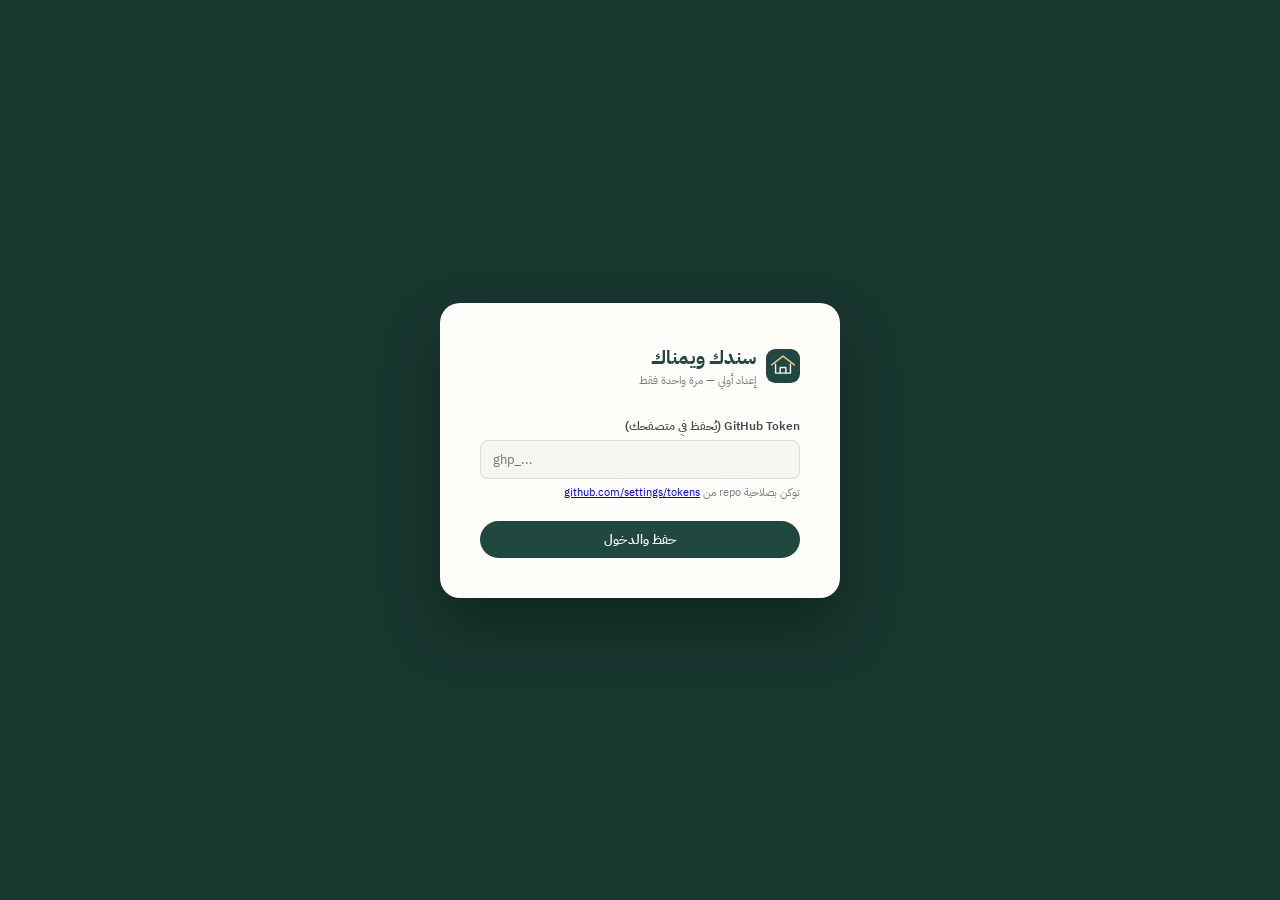
<file: admin.html>
<!DOCTYPE html>
<html lang="ar" dir="rtl">
<head>
  <meta charset="UTF-8">
  <meta name="viewport" content="width=device-width, initial-scale=1.0">
  <title>لوحة التحكم — سندك ويمناك</title>
  <link rel="preconnect" href="https://fonts.googleapis.com">
  <link href="https://fonts.googleapis.com/css2?family=IBM+Plex+Sans+Arabic:wght@400;500;600;700&family=DM+Sans:wght@400;500;600;700&display=swap" rel="stylesheet">
  <style>
    :root {
      --green:#21483e;--green-dark:#18372f;--gold:#c99c59;
      --cream:#f7f5ef;--paper:#fffefa;--ink:#1d302d;
      --muted:#71817a;--line:rgba(29,48,45,.12);--red:#c0392b;
      --sans:"IBM Plex Sans Arabic","DM Sans",sans-serif;--r:12px;
    }
    *{box-sizing:border-box;margin:0;padding:0}
    body{font-family:var(--sans);background:#efeee8;color:var(--ink);-webkit-font-smoothing:antialiased}

    /* ── Token setup ── */
    #setup-screen{display:none;align-items:center;justify-content:center;min-height:100vh;background:var(--green-dark)}
    .setup-box{width:min(400px,calc(100% - 40px));padding:40px;background:var(--paper);border-radius:20px;box-shadow:0 30px 60px rgba(0,0,0,.3)}
    .setup-logo{display:flex;align-items:center;gap:10px;margin-bottom:28px}
    .setup-logo b{font-size:19px;color:var(--green)}
    .setup-logo small{display:block;font-size:11px;color:var(--muted);font-weight:400}

    /* ── App ── */
    #app{display:none;min-height:100vh}
    .topbar{position:sticky;top:0;z-index:20;display:flex;align-items:center;justify-content:space-between;padding:0 28px;height:62px;background:rgba(255,254,250,.96);backdrop-filter:blur(14px);border-bottom:1px solid var(--line)}
    .topbar-brand{font-size:15px;font-weight:700;color:var(--green)}
    .topbar-brand small{display:block;font-size:10px;color:var(--muted);font-weight:400}
    .topbar-right{display:flex;align-items:center;gap:10px}
    #save-status{font-size:12px;color:var(--muted)}
    #save-status.saving{color:var(--gold)}
    #save-status.saved{color:#2e7d52}
    #save-status.error{color:var(--red)}

    .layout{display:grid;grid-template-columns:230px 1fr;min-height:calc(100vh - 62px)}
    .sidebar{background:var(--paper);border-left:1px solid var(--line);padding:20px 14px;position:sticky;top:62px;height:calc(100vh - 62px);overflow-y:auto}
    .nav-section{font-size:10px;font-weight:700;color:var(--muted);letter-spacing:.08em;padding:0 10px;margin:18px 0 6px}
    .nav-section:first-child{margin-top:0}
    .nav-btn{display:flex;align-items:center;gap:9px;width:100%;padding:9px 11px;border:none;border-radius:9px;font:500 13px var(--sans);color:var(--ink);background:transparent;cursor:pointer;transition:all .18s;text-align:right}
    .nav-btn:hover{background:var(--cream)}
    .nav-btn.active{background:#e4ede9;color:var(--green);font-weight:600}
    .nav-btn svg{width:16px;height:16px;flex-shrink:0;stroke:currentColor}

    .content{padding:28px 32px;overflow-y:auto}
    .page{display:none}
    .page.active{display:block}
    .ph{margin-bottom:24px}
    .ph h1{font-size:22px;font-weight:700}
    .ph p{color:var(--muted);font-size:13px;margin-top:4px}

    /* ── Cards ── */
    .card{background:var(--paper);border:1px solid var(--line);border-radius:var(--r);padding:22px;margin-bottom:18px}
    .card-hd{display:flex;align-items:center;justify-content:space-between;margin-bottom:18px;padding-bottom:14px;border-bottom:1px solid var(--line)}
    .card-hd h3{font-size:15px;font-weight:600}

    /* ── Form ── */
    .fg{display:flex;flex-direction:column;gap:5px;margin-bottom:14px}
    .fg label{font-size:12px;font-weight:600;color:#405048}
    .fg input,.fg select,.fg textarea{padding:9px 12px;border:1px solid var(--line);border-radius:8px;font:inherit;font-size:13px;background:var(--cream);transition:border-color .2s;width:100%}
    .fg input:focus,.fg select:focus,.fg textarea:focus{outline:none;border-color:var(--green)}
    .fg textarea{resize:vertical;min-height:72px}
    .fg .hint{font-size:11px;color:var(--muted)}
    .grid2{display:grid;grid-template-columns:1fr 1fr;gap:14px}
    .grid3{display:grid;grid-template-columns:1fr 1fr 1fr;gap:14px}
    .span2{grid-column:1/-1}

    /* ── Buttons ── */
    .btn{display:inline-flex;align-items:center;justify-content:center;gap:7px;padding:9px 18px;border:none;border-radius:99px;font:600 13px var(--sans);cursor:pointer;transition:all .2s}
    .btn svg{width:14px;height:14px;stroke:currentColor;fill:none}
    .btn-primary{background:var(--green);color:#fff}
    .btn-primary:hover{background:var(--green-dark)}
    .btn-primary:disabled{opacity:.6;cursor:not-allowed}
    .btn-gold{background:var(--gold);color:#fff}
    .btn-gold:hover{background:#b8893e}
    .btn-ghost{background:transparent;color:var(--muted);border:1px solid var(--line)}
    .btn-ghost:hover{border-color:var(--green);color:var(--green)}
    .btn-danger{background:#fdf0ef;color:var(--red);border:1px solid #f5c6c3}
    .btn-danger:hover{background:#fce4e2}
    .btn-sm{padding:6px 13px;font-size:12px;border-radius:8px}

    /* ── Property grid ── */
    .prop-grid{display:grid;grid-template-columns:repeat(auto-fill,minmax(260px,1fr));gap:14px;margin-bottom:18px}
    .prop-card{background:var(--paper);border:1px solid var(--line);border-radius:var(--r);overflow:hidden;transition:box-shadow .2s}
    .prop-card:hover{box-shadow:0 6px 20px rgba(29,48,45,.1)}
    .prop-img{height:150px;background:#dce2d8;overflow:hidden}
    .prop-img img{width:100%;height:100%;object-fit:cover}
    .prop-body{padding:12px 14px}
    .prop-tag{display:inline-block;padding:3px 9px;border-radius:99px;font-size:11px;font-weight:600;margin-bottom:6px;background:#e4ede9;color:var(--green)}
    .prop-tag.rent{background:#fff3e0;color:#b8600a}
    .prop-body h4{font-size:14px;font-weight:600;margin-bottom:3px}
    .prop-body small{color:var(--muted);font-size:11px}
    .prop-price{font-size:14px;font-weight:700;color:var(--green);margin-top:8px}
    .prop-actions{display:flex;gap:7px;padding:10px 14px;border-top:1px solid var(--line)}
    .add-card{display:flex;align-items:center;justify-content:center;gap:8px;border:2px dashed var(--line);border-radius:var(--r);padding:28px;cursor:pointer;color:var(--muted);font:500 13px var(--sans);background:transparent;width:100%;transition:all .2s}
    .add-card:hover{border-color:var(--green);color:var(--green);background:#f0f5f2}

    /* ── List editor (services, process, points) ── */
    .list-item{display:grid;grid-template-columns:1fr auto;align-items:start;gap:10px;padding:14px;border:1px solid var(--line);border-radius:10px;margin-bottom:10px;background:var(--cream)}
    .list-item-fields{display:grid;gap:8px}
    .list-item-actions{display:flex;flex-direction:column;gap:6px;padding-top:2px}
    .points-list .list-item{grid-template-columns:1fr auto}

    /* ── Trust strip ── */
    .trust-items{display:flex;flex-wrap:wrap;gap:8px;margin-top:10px}
    .trust-chip{display:flex;align-items:center;gap:6px;padding:6px 12px;background:var(--cream);border:1px solid var(--line);border-radius:99px;font-size:13px}
    .trust-chip button{background:none;border:none;cursor:pointer;color:var(--muted);font-size:15px;line-height:1;padding:0 2px}
    .trust-chip button:hover{color:var(--red)}

    /* ── Locations ── */
    .loc-grid{display:grid;grid-template-columns:1fr 1fr;gap:14px}
    .loc-card{border:1px solid var(--line);border-radius:var(--r);overflow:hidden;background:var(--paper)}
    .loc-img{height:120px;background:#dce2d8;overflow:hidden;position:relative}
    .loc-img img{width:100%;height:100%;object-fit:cover}
    .loc-body{padding:14px}

    /* ── Stats ── */
    .stats-row{display:grid;grid-template-columns:repeat(3,1fr);gap:14px}
    .stat-box{background:var(--paper);border:1px solid var(--line);border-radius:var(--r);padding:16px 18px}
    .stat-box label{font-size:11px;color:var(--muted);font-weight:500}
    .stat-box input{display:block;width:100%;margin-top:7px;padding:8px 11px;border:1px solid var(--line);border-radius:8px;font:600 17px var(--sans);color:var(--green);background:var(--cream)}
    .stat-box input:focus{outline:none;border-color:var(--green)}

    /* ── Modal ── */
    .overlay{display:none;position:fixed;inset:0;z-index:100;background:rgba(0,0,0,.45);backdrop-filter:blur(4px);align-items:center;justify-content:center;padding:16px}
    .overlay.open{display:flex}
    .modal{background:var(--paper);border-radius:18px;width:min(600px,100%);max-height:92vh;overflow-y:auto;box-shadow:0 30px 70px rgba(0,0,0,.2)}
    .modal-hd{display:flex;align-items:center;justify-content:space-between;padding:20px 24px;border-bottom:1px solid var(--line);position:sticky;top:0;background:var(--paper);z-index:1}
    .modal-hd h3{font-size:17px;font-weight:700}
    .modal-x{display:grid;place-items:center;width:32px;height:32px;border:1px solid var(--line);border-radius:50%;cursor:pointer;background:transparent;font-size:17px;color:var(--muted)}
    .modal-x:hover{background:var(--cream)}
    .modal-body{padding:22px 24px}
    .modal-ft{display:flex;gap:9px;justify-content:flex-end;padding:16px 24px;border-top:1px solid var(--line)}

    /* ── Toast ── */
    #toast{position:fixed;bottom:24px;left:50%;transform:translateX(-50%) translateY(70px);background:#1d302d;color:#fff;padding:11px 20px;border-radius:99px;font-size:13px;font-weight:500;transition:transform .3s cubic-bezier(.2,.8,.2,1);z-index:999;white-space:nowrap}
    #toast.show{transform:translateX(-50%) translateY(0)}
    #toast.err{background:var(--red)}

    /* ── Img preview ── */
    .img-prev{width:100%;height:130px;object-fit:cover;border-radius:8px;margin-top:8px;display:none}
    .img-prev.show{display:block}

    @media(max-width:760px){
      .layout{grid-template-columns:1fr}
      .sidebar{display:none}
      .content{padding:18px 16px}
      .grid2,.grid3,.stats-row,.loc-grid{grid-template-columns:1fr}
    }
  </style>
</head>
<body>

<!-- Token setup (first visit only) -->
<div id="setup-screen">
  <div class="setup-box">
    <div class="setup-logo">
      <svg width="34" height="34" viewBox="0 0 48 48" fill="none"><rect width="48" height="48" rx="13" fill="#21483e"/><path d="M8 22.5 24 10l16 12.5" stroke="#E3C58A" stroke-width="2.2" stroke-linecap="round" stroke-linejoin="round"/><path d="M13.5 21.5V34h21V21.5M20 34v-8h8v8" stroke="#F7F5EF" stroke-width="2" stroke-linecap="round" stroke-linejoin="round"/></svg>
      <div><b>سندك ويمناك</b><small>إعداد أولي — مرة واحدة فقط</small></div>
    </div>
    <div class="fg">
      <label>GitHub Token (يُحفظ في متصفحك)</label>
      <input type="password" id="setup-token" placeholder="ghp_..." dir="ltr">
      <span class="hint">توكن بصلاحية repo من <a href="https://github.com/settings/tokens/new?scopes=repo" target="_blank">github.com/settings/tokens</a></span>
    </div>
    <button class="btn btn-primary" style="width:100%;margin-top:6px" onclick="setupSave()">حفظ والدخول</button>
    <div id="setup-err" style="display:none;color:var(--red);font-size:12px;margin-top:8px;text-align:center">التوكن غير صحيح، تأكد أنه يبدأ بـ ghp_</div>
  </div>
</div>

<!-- Main app -->
<div id="app">
  <div class="topbar">
    <div class="topbar-brand">لوحة التحكم <small>سندك ويمناك</small></div>
    <div class="topbar-right">
      <span id="save-status"></span>
      <button class="btn btn-ghost btn-sm" onclick="window.open('https://sanadakwyoumnak.github.io/sanadakwyoumnak/','_blank')">معاينة</button>
      <button class="btn btn-primary btn-sm" id="publish-btn" onclick="publishAll()">
        <svg viewBox="0 0 24 24" stroke-width="2"><path d="M12 19V5M5 12l7-7 7 7"/></svg>
        حفظ ونشر
      </button>
      <button class="btn btn-ghost btn-sm" onclick="resetToken()">تغيير التوكن</button>
    </div>
  </div>

  <div class="layout">
    <aside class="sidebar">
      <div class="nav-section">الرئيسية</div>
      <button class="nav-btn active" onclick="go('hero',this)"><svg viewBox="0 0 24 24" fill="none" stroke-width="1.7"><rect x="3" y="3" width="18" height="18" rx="3"/><path d="M3 9h18M9 21V9"/></svg>سندك ويمناك</button>
      <button class="nav-btn" onclick="go('trust',this)"><svg viewBox="0 0 24 24" fill="none" stroke-width="1.7"><path d="M9 12l2 2 4-4m6 2a9 9 0 1 1-18 0 9 9 0 0 1 18 0Z"/></svg>شريط الثقة</button>

      <div class="nav-section">الأقسام</div>
      <button class="nav-btn" onclick="go('services',this)"><svg viewBox="0 0 24 24" fill="none" stroke-width="1.7"><path d="M4 6h16M4 12h16M4 18h16"/></svg>الخدمات</button>
      <button class="nav-btn" onclick="go('properties',this)"><svg viewBox="0 0 24 24" fill="none" stroke-width="1.7"><path d="M3 10.5 12 3l9 7.5M5.5 9v11h13V9M9 20v-6h6v6"/></svg>العقارات</button>
      <button class="nav-btn" onclick="go('about',this)"><svg viewBox="0 0 24 24" fill="none" stroke-width="1.7"><circle cx="12" cy="8" r="4"/><path d="M4 20c0-4 3.6-7 8-7s8 3 8 7"/></svg>من نحن</button>
      <button class="nav-btn" onclick="go('locations',this)"><svg viewBox="0 0 24 24" fill="none" stroke-width="1.7"><path d="M12 21s7-6.1 7-12a7 7 0 1 0-14 0c0 5.9 7 12 7 12Z"/><circle cx="12" cy="9" r="2.3"/></svg>المناطق</button>
      <button class="nav-btn" onclick="go('process',this)"><svg viewBox="0 0 24 24" fill="none" stroke-width="1.7"><path d="M9 11l3 3L22 4"/><path d="M21 12v7a2 2 0 0 1-2 2H5a2 2 0 0 1-2-2V5a2 2 0 0 1 2-2h11"/></svg>خطوات العمل</button>

      <div class="nav-section">الإعدادات</div>
      <button class="nav-btn" onclick="go('contact',this)"><svg viewBox="0 0 24 24" fill="none" stroke-width="1.7"><path d="M7.2 3.8h3l1.5 4-2 1.8a15 15 0 0 0 4.7 4.7l1.8-2 4 1.5v3a2 2 0 0 1-2.2 2A16.5 16.5 0 0 1 5.2 6a2 2 0 0 1 2-2.2Z"/></svg>التواصل</button>
      <button class="nav-btn" onclick="go('footer',this)"><svg viewBox="0 0 24 24" fill="none" stroke-width="1.7"><path d="M4 20h16M4 4h16M8 8h8M8 12h8M8 16h4"/></svg>الفوتر</button>
      <button class="nav-btn" onclick="go('brand',this)"><svg viewBox="0 0 24 24" fill="none" stroke-width="1.7"><path d="M12 2L2 7l10 5 10-5-10-5zM2 17l10 5 10-5M2 12l10 5 10-5"/></svg>الهوية</button>
    </aside>

    <main class="content">

      <!-- HERO -->
      <div class="page active" id="page-hero">
        <div class="ph"><h1>سندك ويمناك</h1><p>الجزء الأول اللي يشوفه الزائر</p></div>
        <div class="card">
          <div class="card-hd"><h3>النصوص الرئيسية</h3></div>
          <div class="grid2">
            <div class="fg span2"><label>الجملة الصغيرة (Eyebrow)</label><input id="h-eyebrow"></div>
            <div class="fg"><label>السطر الأول من العنوان</label><input id="h-h1"></div>
            <div class="fg"><label>السطر الثاني من العنوان</label><input id="h-h2"></div>
            <div class="fg span2"><label>الوصف</label><textarea id="h-desc"></textarea></div>
            <div class="fg"><label>زر رئيسي</label><input id="h-cta1"></div>
            <div class="fg"><label>زر ثانوي</label><input id="h-cta2"></div>
            <div class="fg"><label>عنوان الملاحظة السفلية</label><input id="h-note-title"></div>
            <div class="fg"><label>نص الملاحظة السفلية</label><input id="h-note-sub"></div>
          </div>
        </div>
        <div class="card">
          <div class="card-hd"><h3>الإحصائيات</h3></div>
          <div class="stats-row" id="stats-row"></div>
        </div>
        <div class="card">
          <div class="card-hd"><h3>صورة الـ Hero</h3></div>
          <div class="fg"><label>رابط الصورة</label><input id="h-img" dir="ltr" oninput="prev('h-img-prev',this.value)"></div>
          <div class="fg"><label>وصف الصورة</label><input id="h-img-alt"></div>
          <div class="fg"><label>تعليق صغير على الصورة</label><input id="h-cap-sm"></div>
          <div class="fg"><label>تعليق كبير على الصورة</label><input id="h-cap-str"></div>
          <img id="h-img-prev" class="img-prev" alt="">
        </div>
      </div>

      <!-- TRUST STRIP -->
      <div class="page" id="page-trust">
        <div class="ph"><h1>شريط الثقة</h1><p>الشريط اللي تحت الـ Hero</p></div>
        <div class="card">
          <div class="fg"><label>النص الجانبي</label><input id="ts-label"></div>
          <div class="fg">
            <label>الكلمات (اضغط + لإضافة)</label>
            <div class="trust-items" id="trust-items"></div>
            <div style="display:flex;gap:8px;margin-top:10px">
              <input id="trust-new" placeholder="كلمة جديدة" style="padding:7px 11px;border:1px solid var(--line);border-radius:8px;font:inherit;font-size:13px;background:var(--cream);flex:1">
              <button class="btn btn-ghost btn-sm" onclick="addTrustItem()">+ إضافة</button>
            </div>
          </div>
        </div>
      </div>

      <!-- SERVICES -->
      <div class="page" id="page-services">
        <div class="ph"><h1>الخدمات</h1><p>قسم الخدمات العقارية</p></div>
        <div class="card">
          <div class="card-hd"><h3>عنوان القسم</h3></div>
          <div class="grid2">
            <div class="fg"><label>الكلمة الصغيرة</label><input id="sv-eyebrow"></div>
            <div class="fg"><label>العنوان الرئيسي</label><input id="sv-heading"></div>
            <div class="fg span2"><label>الوصف</label><textarea id="sv-desc"></textarea></div>
            <div class="fg"><label>سؤال بطاقة CTA</label><input id="sv-cta-q"></div>
            <div class="fg"><label>نص بطاقة CTA</label><input id="sv-cta-t"></div>
            <div class="fg"><label>رابط بطاقة CTA</label><input id="sv-cta-l"></div>
          </div>
        </div>
        <div class="card">
          <div class="card-hd"><h3>قائمة الخدمات</h3></div>
          <div id="services-list"></div>
        </div>
      </div>

      <!-- PROPERTIES -->
      <div class="page" id="page-properties">
        <div class="ph"><h1>العقارات</h1><p>العقارات المعروضة</p></div>
        <div class="card">
          <div class="card-hd"><h3>عنوان القسم</h3></div>
          <div class="grid2">
            <div class="fg"><label>الكلمة الصغيرة</label><input id="pr-eyebrow"></div>
            <div class="fg"><label>العنوان</label><input id="pr-heading"></div>
            <div class="fg span2"><label>الوصف</label><textarea id="pr-desc"></textarea></div>
            <div class="fg"><label>نص زر «عرض الكل»</label><input id="pr-cta"></div>
          </div>
        </div>
        <div class="prop-grid" id="prop-grid"></div>
        <button class="add-card" onclick="openProp()">
          <svg width="18" height="18" viewBox="0 0 24 24" fill="none" stroke="currentColor" stroke-width="2"><path d="M12 5v14M5 12h14"/></svg>
          إضافة عقار جديد
        </button>
      </div>

      <!-- ABOUT -->
      <div class="page" id="page-about">
        <div class="ph"><h1>من نحن</h1><p>قسم التعريف بالشركة</p></div>
        <div class="card">
          <div class="grid2">
            <div class="fg"><label>الكلمة الصغيرة</label><input id="ab-eyebrow"></div>
            <div class="fg"><label>العنوان</label><input id="ab-heading"></div>
            <div class="fg span2"><label>الوصف</label><textarea id="ab-desc"></textarea></div>
            <div class="fg"><label>قيمة الشارة</label><input id="ab-badge-v"></div>
            <div class="fg"><label>نص الشارة</label><input id="ab-badge-l"></div>
            <div class="fg"><label>نص الزر</label><input id="ab-cta"></div>
            <div class="fg"><label>رابط الصورة</label><input id="ab-img" dir="ltr" oninput="prev('ab-img-prev',this.value)"></div>
            <div class="fg"><label>وصف الصورة</label><input id="ab-img-alt"></div>
          </div>
          <img id="ab-img-prev" class="img-prev" alt="">
        </div>
        <div class="card">
          <div class="card-hd"><h3>نقاط المميزات</h3></div>
          <div id="about-points"></div>
          <button class="btn btn-ghost btn-sm" style="margin-top:8px" onclick="addPoint()">+ إضافة نقطة</button>
        </div>
      </div>

      <!-- LOCATIONS -->
      <div class="page" id="page-locations">
        <div class="ph"><h1>المناطق</h1><p>مدن التغطية</p></div>
        <div class="card">
          <div class="grid2">
            <div class="fg"><label>الكلمة الصغيرة</label><input id="lo-eyebrow"></div>
            <div class="fg"><label>العنوان</label><input id="lo-heading"></div>
            <div class="fg span2"><label>الوصف</label><textarea id="lo-desc"></textarea></div>
          </div>
        </div>
        <div class="loc-grid" id="loc-grid"></div>
      </div>

      <!-- PROCESS -->
      <div class="page" id="page-process">
        <div class="ph"><h1>خطوات العمل</h1><p>رحلة العميل معك</p></div>
        <div class="card">
          <div class="grid2">
            <div class="fg"><label>الكلمة الصغيرة</label><input id="pc-eyebrow"></div>
            <div class="fg"><label>العنوان</label><input id="pc-heading"></div>
            <div class="fg span2"><label>الوصف</label><textarea id="pc-desc"></textarea></div>
          </div>
        </div>
        <div class="card">
          <div class="card-hd"><h3>الخطوات</h3></div>
          <div id="process-steps"></div>
        </div>
      </div>

      <!-- CONTACT -->
      <div class="page" id="page-contact">
        <div class="ph"><h1>التواصل</h1><p>بيانات الاتصال في الموقع</p></div>
        <div class="card">
          <div class="grid2">
            <div class="fg"><label>رقم الهاتف (بدون +)</label><input id="ct-phone" dir="ltr"></div>
            <div class="fg"><label>رقم العرض للزوار</label><input id="ct-disp" dir="ltr"></div>
            <div class="fg"><label>رقم واتساب (بدون +)</label><input id="ct-wa" dir="ltr"></div>
          </div>
        </div>
        <div class="card">
          <div class="card-hd"><h3>نصوص قسم التواصل</h3></div>
          <div class="grid2">
            <div class="fg"><label>الكلمة الصغيرة</label><input id="cs-eyebrow"></div>
            <div class="fg"><label>العنوان</label><input id="cs-heading"></div>
            <div class="fg span2"><label>الوصف</label><textarea id="cs-desc"></textarea></div>
          </div>
        </div>
      </div>

      <!-- FOOTER -->
      <div class="page" id="page-footer">
        <div class="ph"><h1>الفوتر</h1><p>أسفل الصفحة</p></div>
        <div class="card">
          <div class="fg"><label>وصف الشركة</label><textarea id="ft-desc"></textarea></div>
          <div class="fg"><label>نص حقوق النشر</label><input id="ft-copy"></div>
          <div class="fg"><label>سطر الموقع</label><input id="ft-loc"></div>
        </div>
      </div>

      <!-- BRAND -->
      <div class="page" id="page-brand">
        <div class="ph"><h1>هوية الشركة</h1><p>الاسم والشعار</p></div>
        <div class="card">
          <div class="grid2">
            <div class="fg"><label>اسم الشركة</label><input id="br-name"></div>
            <div class="fg"><label>الشعار النصي (Tagline)</label><input id="br-tag" dir="ltr"></div>
          </div>
        </div>
      </div>

    </main>
  </div>
</div>

<!-- Property Modal -->
<div class="overlay" id="prop-overlay">
  <div class="modal">
    <div class="modal-hd">
      <h3 id="prop-modal-title">عقار جديد</h3>
      <button class="modal-x" onclick="closeProp()">×</button>
    </div>
    <div class="modal-body">
      <input type="hidden" id="pm-id">
      <div class="grid2">
        <div class="fg span2"><label>عنوان العقار</label><input id="pm-title"></div>
        <div class="fg"><label>الموقع</label><input id="pm-loc"></div>
        <div class="fg"><label>الحالة</label><select id="pm-tag"><option>للبيع</option><option>للإيجار</option></select></div>
        <div class="fg"><label>المساحة</label><input id="pm-area" placeholder="٣٢٠ م²"></div>
        <div class="fg"><label>غرف النوم</label><input id="pm-beds" placeholder="٤ غرف نوم"></div>
        <div class="fg"><label>الحمامات</label><input id="pm-baths" placeholder="٣ حمامات"></div>
        <div class="fg"><label>السعر</label><input id="pm-price" placeholder="٢٬٨٥٠٬٠٠٠" dir="ltr"></div>
        <div class="fg"><label>لاحقة السعر</label><input id="pm-psuffix" placeholder="ر.س"></div>
        <div class="fg span2"><label>رابط الصورة</label><input id="pm-img" dir="ltr" oninput="prev('pm-img-prev',this.value)"></div>
        <div class="fg span2"><label>وصف الصورة</label><input id="pm-imgalt"></div>
      </div>
      <img id="pm-img-prev" class="img-prev" alt="">
    </div>
    <div class="modal-ft">
      <button class="btn btn-ghost" onclick="closeProp()">إلغاء</button>
      <button class="btn btn-danger btn-sm" id="pm-del" onclick="deleteProp()" style="display:none">حذف</button>
      <button class="btn btn-primary" onclick="saveProp()">حفظ</button>
    </div>
  </div>
</div>

<div id="toast"></div>

<script>
// ═══════════════════════════════════════════════
//  CONFIG
// ═══════════════════════════════════════════════
const GH_OWNER  = 'sanadakwyoumnak';
const GH_REPO   = 'sanadakwyoumnak';
const GH_BRANCH = 'main';
const DATA_FILE = 'data.json';

// ═══════════════════════════════════════════════
//  STATE
// ═══════════════════════════════════════════════
let D    = {};   // full data object
let SHA  = '';   // current file sha
let TOKEN = localStorage.getItem('sw_token') || '';
let editingPropId = null;

// ═══════════════════════════════════════════════
//  BOOT
// ═══════════════════════════════════════════════
window.addEventListener('DOMContentLoaded', () => {
  if (TOKEN) { showApp(); }
  else       { document.getElementById('setup-screen').style.display = 'flex'; }
});

function setupSave() {
  const t = document.getElementById('setup-token').value.trim();
  if (!t.startsWith('ghp_')) { document.getElementById('setup-err').style.display = 'block'; return; }
  TOKEN = t;
  localStorage.setItem('sw_token', t);
  document.getElementById('setup-screen').style.display = 'none';
  showApp();
}
document.addEventListener('keydown', e => {
  if (e.key === 'Enter' && document.getElementById('setup-screen').style.display === 'flex') setupSave();
});

function resetToken() {
  localStorage.removeItem('sw_token');
  location.reload();
}

function showApp() {
  document.getElementById('app').style.display = 'block';
  loadData();
}

// ═══════════════════════════════════════════════
//  GITHUB API
// ═══════════════════════════════════════════════
const ghAPI = p => `https://api.github.com/repos/${GH_OWNER}/${GH_REPO}/contents/${p}?ref=${GH_BRANCH}`;
const ghHdr = () => ({ 'Authorization': `Bearer ${TOKEN}`, 'Accept': 'application/vnd.github+json', 'Content-Type': 'application/json' });

async function loadData() {
  setStatus('جارٍ التحميل…', 'saving');
  try {
    const r = await fetch(ghAPI(DATA_FILE), { headers: ghHdr() });
    if (!r.ok) throw new Error('HTTP ' + r.status);
    const j = await r.json();
    if (j.message) throw new Error(j.message);
    SHA = j.sha;
    // decode base64 → UTF-8 safely
    const raw = Uint8Array.from(atob(j.content.replace(/\s/g,'')), c => c.charCodeAt(0));
    D   = JSON.parse(new TextDecoder().decode(raw));
    fillAll();
    setStatus('تم التحميل ✓', 'saved');
  } catch(e) {
    setStatus('خطأ: ' + e.message, 'error');
    toast('فشل التحميل: ' + e.message, true);
  }
}

async function publishAll() {
  collectAll();
  const btn = document.getElementById('publish-btn');
  btn.disabled = true; btn.textContent = 'جارٍ النشر…';
  setStatus('جارٍ النشر…', 'saving');
  try {
    // جيب الـ SHA الحالي من GitHub قبل النشر عشان تتجنب conflict
    const latest = await fetch(ghAPI(DATA_FILE), { headers: ghHdr() });
    const lj = await latest.json();
    if (lj.sha) SHA = lj.sha;

    const json = JSON.stringify(D, null, 2);
    const bytes = new TextEncoder().encode(json);
    let binary = '';
    bytes.forEach(b => binary += String.fromCharCode(b));
    const body = { message: 'تحديث الموقع', content: btoa(binary), branch: GH_BRANCH, sha: SHA };
    const r = await fetch(`https://api.github.com/repos/${GH_OWNER}/${GH_REPO}/contents/${DATA_FILE}`, { method: 'PUT', headers: ghHdr(), body: JSON.stringify(body) });
    const j = await r.json();
    if (!j.content) throw new Error(j.message || 'فشل');
    SHA = j.content.sha;
    setStatus('تم النشر ✓', 'saved');
    toast('تم النشر! سيظهر التحديث خلال دقيقة ✓');
  } catch(e) {
    setStatus('خطأ في النشر', 'error');
    toast('فشل النشر: ' + e.message, true);
  }
  btn.disabled = false;
  btn.innerHTML = '<svg viewBox="0 0 24 24" stroke="currentColor" fill="none" stroke-width="2" width="14" height="14"><path d="M12 19V5M5 12l7-7 7 7"/></svg> حفظ ونشر';
}

// ═══════════════════════════════════════════════
//  FILL FORMS FROM DATA
// ═══════════════════════════════════════════════
function fillAll() {
  const h = D.hero || {};
  v('h-eyebrow', h.eyebrow); v('h-h1', h.heading_1); v('h-h2', h.heading_2);
  v('h-desc', h.description); v('h-cta1', h.cta_primary); v('h-cta2', h.cta_secondary);
  v('h-note-title', h.note_title); v('h-note-sub', h.note_subtitle);
  v('h-img', h.image); v('h-img-alt', h.image_alt);
  v('h-cap-sm', h.image_caption_small); v('h-cap-str', h.image_caption_strong);
  if (h.image) prev('h-img-prev', h.image);
  fillStats();

  const ts = D.trust_strip || {};
  v('ts-label', ts.label);
  renderTrustItems();

  const sv = D.services || {};
  v('sv-eyebrow', sv.eyebrow); v('sv-heading', sv.heading); v('sv-desc', sv.description);
  v('sv-cta-q', sv.cta_question); v('sv-cta-t', sv.cta_text); v('sv-cta-l', sv.cta_link);
  renderServicesList();

  const pr = D.properties || {};
  v('pr-eyebrow', pr.eyebrow); v('pr-heading', pr.heading);
  v('pr-desc', pr.description); v('pr-cta', pr.cta);
  renderProps();

  const ab = D.about || {};
  v('ab-eyebrow', ab.eyebrow); v('ab-heading', ab.heading); v('ab-desc', ab.description);
  v('ab-badge-v', ab.badge_value); v('ab-badge-l', ab.badge_label); v('ab-cta', ab.cta);
  v('ab-img', ab.image); v('ab-img-alt', ab.image_alt);
  if (ab.image) prev('ab-img-prev', ab.image);
  renderPoints();

  const lo = D.locations || {};
  v('lo-eyebrow', lo.eyebrow); v('lo-heading', lo.heading); v('lo-desc', lo.description);
  renderLocations();

  const pc = D.process || {};
  v('pc-eyebrow', pc.eyebrow); v('pc-heading', pc.heading); v('pc-desc', pc.description);
  renderSteps();

  const ct = D.contact || {};
  v('ct-phone', ct.phone); v('ct-disp', ct.phone_display); v('ct-wa', ct.whatsapp);
  const cs = D.contact_section || {};
  v('cs-eyebrow', cs.eyebrow); v('cs-heading', cs.heading); v('cs-desc', cs.description);

  const ft = D.footer || {};
  v('ft-desc', ft.description); v('ft-copy', ft.copyright); v('ft-loc', ft.location_line);

  const br = D.brand || {};
  v('br-name', br.name); v('br-tag', br.tagline);
}

// ═══════════════════════════════════════════════
//  COLLECT FORMS INTO DATA
// ═══════════════════════════════════════════════
function collectAll() {
  D.hero = {
    ...D.hero,
    eyebrow: g('h-eyebrow'), heading_1: g('h-h1'), heading_2: g('h-h2'),
    description: g('h-desc'), cta_primary: g('h-cta1'), cta_secondary: g('h-cta2'),
    note_title: g('h-note-title'), note_subtitle: g('h-note-sub'),
    image: g('h-img'), image_alt: g('h-img-alt'),
    image_caption_small: g('h-cap-sm'), image_caption_strong: g('h-cap-str'),
  };
  collectStats();

  D.trust_strip = { label: g('ts-label'), items: [...(D.trust_strip?.items || [])] };

  D.services = {
    ...D.services,
    eyebrow: g('sv-eyebrow'), heading: g('sv-heading'), description: g('sv-desc'),
    cta_question: g('sv-cta-q'), cta_text: g('sv-cta-t'), cta_link: g('sv-cta-l'),
  };

  D.properties = {
    ...D.properties,
    eyebrow: g('pr-eyebrow'), heading: g('pr-heading'),
    description: g('pr-desc'), cta: g('pr-cta'),
  };

  D.about = {
    ...D.about,
    eyebrow: g('ab-eyebrow'), heading: g('ab-heading'), description: g('ab-desc'),
    badge_value: g('ab-badge-v'), badge_label: g('ab-badge-l'), cta: g('ab-cta'),
    image: g('ab-img'), image_alt: g('ab-img-alt'),
  };
  collectPoints();

  D.locations = { ...D.locations, eyebrow: g('lo-eyebrow'), heading: g('lo-heading'), description: g('lo-desc') };
  collectLocations();

  D.process = { ...D.process, eyebrow: g('pc-eyebrow'), heading: g('pc-heading'), description: g('pc-desc') };
  collectSteps();

  D.contact = { phone: g('ct-phone'), phone_display: g('ct-disp'), whatsapp: g('ct-wa') };
  D.contact_section = { ...D.contact_section, eyebrow: g('cs-eyebrow'), heading: g('cs-heading'), description: g('cs-desc') };

  D.footer = { description: g('ft-desc'), copyright: g('ft-copy'), location_line: g('ft-loc') };
  D.brand  = { name: g('br-name'), tagline: g('br-tag') };
}

// ═══════════════════════════════════════════════
//  STATS
// ═══════════════════════════════════════════════
function fillStats() {
  const row = document.getElementById('stats-row');
  row.innerHTML = '';
  (D.hero?.stats || []).forEach((s, i) => {
    row.insertAdjacentHTML('beforeend', `
      <div class="stat-box">
        <label>${s.label}</label>
        <input value="${s.value}" data-si="${i}" oninput="D.hero.stats[${i}].value=this.value">
        <div style="margin-top:8px"><input value="${s.label}" placeholder="التسمية" data-sl="${i}" style="font-size:12px;font-weight:400;color:var(--muted)" oninput="D.hero.stats[${i}].label=this.value;this.previousElementSibling.previousElementSibling.textContent=this.value"></div>
      </div>`);
  });
}
function collectStats() { /* collected live via oninput */ }

// ═══════════════════════════════════════════════
//  TRUST STRIP
// ═══════════════════════════════════════════════
function renderTrustItems() {
  const el = document.getElementById('trust-items');
  el.innerHTML = '';
  (D.trust_strip?.items || []).forEach((item, i) => {
    el.insertAdjacentHTML('beforeend', `
      <div class="trust-chip">
        <span>${item}</span>
        <button onclick="removeTrust(${i})" title="حذف">×</button>
      </div>`);
  });
}
function addTrustItem() {
  const inp = document.getElementById('trust-new');
  const val = inp.value.trim();
  if (!val) return;
  if (!D.trust_strip) D.trust_strip = { items: [] };
  D.trust_strip.items.push(val);
  inp.value = '';
  renderTrustItems();
}
function removeTrust(i) {
  D.trust_strip.items.splice(i, 1);
  renderTrustItems();
}

// ═══════════════════════════════════════════════
//  SERVICES LIST
// ═══════════════════════════════════════════════
function renderServicesList() {
  const el = document.getElementById('services-list');
  el.innerHTML = '';
  (D.services?.items || []).forEach((s, i) => {
    el.insertAdjacentHTML('beforeend', `
      <div class="list-item">
        <div class="list-item-fields">
          <input value="${s.title}" placeholder="عنوان الخدمة" oninput="D.services.items[${i}].title=this.value" style="padding:8px 11px;border:1px solid var(--line);border-radius:8px;font:inherit;font-size:13px;background:var(--paper)">
          <textarea placeholder="وصف الخدمة" oninput="D.services.items[${i}].description=this.value" style="padding:8px 11px;border:1px solid var(--line);border-radius:8px;font:inherit;font-size:13px;background:var(--paper);resize:vertical;min-height:60px">${s.description}</textarea>
        </div>
        <div class="list-item-actions">
          <button class="btn btn-danger btn-sm" onclick="removeService(${i})">حذف</button>
        </div>
      </div>`);
  });
}
function removeService(i) {
  D.services.items.splice(i, 1);
  renderServicesList();
}

// ═══════════════════════════════════════════════
//  PROPERTIES
// ═══════════════════════════════════════════════
function renderProps() {
  const grid = document.getElementById('prop-grid');
  grid.innerHTML = '';
  (D.properties?.items || []).forEach(p => {
    grid.insertAdjacentHTML('beforeend', `
      <div class="prop-card">
        <div class="prop-img"><img src="${p.image}" onerror="this.style.display='none'" alt=""></div>
        <div class="prop-body">
          <span class="prop-tag${p.tag==='للإيجار'?' rent':''}">${p.tag}</span>
          <h4>${p.title}</h4>
          <small>${p.location}</small>
          <div class="prop-price">${p.price} <span style="font-size:11px;font-weight:400;color:var(--muted)">${p.price_suffix}</span></div>
        </div>
        <div class="prop-actions">
          <button class="btn btn-ghost btn-sm" onclick="openProp('${p.id}')">تعديل</button>
        </div>
      </div>`);
  });
}

function openProp(id) {
  editingPropId = id || null;
  document.getElementById('prop-modal-title').textContent = id ? 'تعديل العقار' : 'عقار جديد';
  document.getElementById('pm-del').style.display = id ? 'inline-flex' : 'none';
  if (id) {
    const p = D.properties.items.find(x => x.id === id);
    if (!p) return;
    v('pm-id', p.id); v('pm-title', p.title); v('pm-loc', p.location);
    document.getElementById('pm-tag').value = p.tag;
    v('pm-area', p.area); v('pm-beds', p.beds); v('pm-baths', p.baths);
    v('pm-price', p.price); v('pm-psuffix', p.price_suffix);
    v('pm-img', p.image); v('pm-imgalt', p.image_alt);
    prev('pm-img-prev', p.image);
  } else {
    ['pm-id','pm-title','pm-loc','pm-area','pm-beds','pm-baths','pm-price','pm-img','pm-imgalt'].forEach(x=>v(x,''));
    v('pm-psuffix','ر.س');
    document.getElementById('pm-tag').value='للبيع';
    document.getElementById('pm-img-prev').className='img-prev';
  }
  document.getElementById('prop-overlay').classList.add('open');
}
function closeProp() {
  document.getElementById('prop-overlay').classList.remove('open');
  editingPropId = null;
}
function saveProp() {
  const p = {
    id: editingPropId || 'p'+Date.now(),
    title: g('pm-title'), location: g('pm-loc'),
    tag: document.getElementById('pm-tag').value,
    area: g('pm-area'), beds: g('pm-beds'), baths: g('pm-baths'),
    price: g('pm-price'), price_suffix: g('pm-psuffix'),
    image: g('pm-img'), image_alt: g('pm-imgalt'),
  };
  if (!p.title) { toast('اكتب عنوان العقار', true); return; }
  if (!D.properties) D.properties = { items: [] };
  if (!D.properties.items) D.properties.items = [];
  if (editingPropId) {
    const idx = D.properties.items.findIndex(x => x.id === editingPropId);
    if (idx > -1) D.properties.items[idx] = p;
  } else {
    D.properties.items.push(p);
  }
  renderProps(); closeProp();
  toast('محفوظ — اضغط «حفظ ونشر» للنشر');
}
function deleteProp() {
  if (!editingPropId || !confirm('حذف هذا العقار؟')) return;
  D.properties.items = D.properties.items.filter(x => x.id !== editingPropId);
  renderProps(); closeProp();
  toast('تم الحذف — اضغط «حفظ ونشر» للنشر');
}

// ═══════════════════════════════════════════════
//  ABOUT POINTS
// ═══════════════════════════════════════════════
function renderPoints() {
  const el = document.getElementById('about-points');
  el.innerHTML = '';
  (D.about?.points || []).forEach((pt, i) => {
    el.insertAdjacentHTML('beforeend', `
      <div class="list-item points-list">
        <input value="${pt}" oninput="D.about.points[${i}]=this.value" style="padding:8px 11px;border:1px solid var(--line);border-radius:8px;font:inherit;font-size:13px;background:var(--paper)">
        <button class="btn btn-danger btn-sm" onclick="removePoint(${i})">×</button>
      </div>`);
  });
}
function addPoint() {
  if (!D.about) D.about = { points: [] };
  if (!D.about.points) D.about.points = [];
  D.about.points.push('نقطة جديدة');
  renderPoints();
}
function removePoint(i) {
  D.about.points.splice(i, 1);
  renderPoints();
}
function collectPoints() { /* collected live via oninput */ }

// ═══════════════════════════════════════════════
//  LOCATIONS
// ═══════════════════════════════════════════════
function renderLocations() {
  const el = document.getElementById('loc-grid');
  el.innerHTML = '';
  (D.locations?.items || []).forEach((l, i) => {
    el.insertAdjacentHTML('beforeend', `
      <div class="loc-card">
        <div class="loc-img"><img src="${l.image}" onerror="this.style.display='none'" alt=""></div>
        <div class="loc-body">
          <div class="fg"><label>الاسم</label><input value="${l.name}" oninput="D.locations.items[${i}].name=this.value" style="padding:8px 11px;border:1px solid var(--line);border-radius:8px;font:inherit;font-size:13px;background:var(--cream)"></div>
          <div class="fg"><label>العنوان الفرعي</label><input value="${l.subtitle}" oninput="D.locations.items[${i}].subtitle=this.value" style="padding:8px 11px;border:1px solid var(--line);border-radius:8px;font:inherit;font-size:13px;background:var(--cream)"></div>
          <div class="fg"><label>رابط الصورة</label><input value="${l.image}" dir="ltr" oninput="D.locations.items[${i}].image=this.value;this.closest('.loc-card').querySelector('img').src=this.value" style="padding:8px 11px;border:1px solid var(--line);border-radius:8px;font:inherit;font-size:12px;background:var(--cream)"></div>
        </div>
      </div>`);
  });
}
function collectLocations() { /* collected live via oninput */ }

// ═══════════════════════════════════════════════
//  PROCESS STEPS
// ═══════════════════════════════════════════════
function renderSteps() {
  const el = document.getElementById('process-steps');
  el.innerHTML = '';
  (D.process?.steps || []).forEach((s, i) => {
    el.insertAdjacentHTML('beforeend', `
      <div class="list-item">
        <div class="list-item-fields">
          <input value="${s.number}" placeholder="رقم الخطوة" oninput="D.process.steps[${i}].number=this.value" style="padding:8px 11px;border:1px solid var(--line);border-radius:8px;font:inherit;font-size:12px;background:var(--paper);color:var(--muted)">
          <input value="${s.title}" placeholder="عنوان الخطوة" oninput="D.process.steps[${i}].title=this.value" style="padding:8px 11px;border:1px solid var(--line);border-radius:8px;font:inherit;font-size:13px;font-weight:600;background:var(--paper)">
          <textarea placeholder="وصف الخطوة" oninput="D.process.steps[${i}].description=this.value" style="padding:8px 11px;border:1px solid var(--line);border-radius:8px;font:inherit;font-size:13px;background:var(--paper);resize:vertical;min-height:58px">${s.description}</textarea>
        </div>
        <div class="list-item-actions">
          <button class="btn btn-danger btn-sm" onclick="removeStep(${i})">حذف</button>
        </div>
      </div>`);
  });
}
function removeStep(i) { D.process.steps.splice(i, 1); renderSteps(); }
function collectSteps() { /* live */ }

// ═══════════════════════════════════════════════
//  NAVIGATION
// ═══════════════════════════════════════════════
function go(name, btn) {
  document.querySelectorAll('.page').forEach(p=>p.classList.remove('active'));
  document.querySelectorAll('.nav-btn').forEach(b=>b.classList.remove('active'));
  document.getElementById('page-'+name).classList.add('active');
  btn.classList.add('active');
}

// ═══════════════════════════════════════════════
//  HELPERS
// ═══════════════════════════════════════════════
function v(id, val) { const el=document.getElementById(id); if(el) el.value = val||''; }
function g(id)      { const el=document.getElementById(id); return el ? el.value.trim() : ''; }
function prev(imgId, url) {
  const el = document.getElementById(imgId);
  if (!el) return;
  if (url) { el.src = url; el.className = 'img-prev show'; }
  else      { el.className = 'img-prev'; }
}

let _tt;
function toast(msg, err) {
  const t = document.getElementById('toast');
  t.textContent = msg;
  t.className = (err?'err ':' ') + 'show';
  clearTimeout(_tt);
  _tt = setTimeout(()=>t.className='', 4000);
}
function setStatus(msg, type) {
  const el = document.getElementById('save-status');
  el.textContent = msg;
  el.className = type || '';
}
</script>
</body>
</html>
</file>
